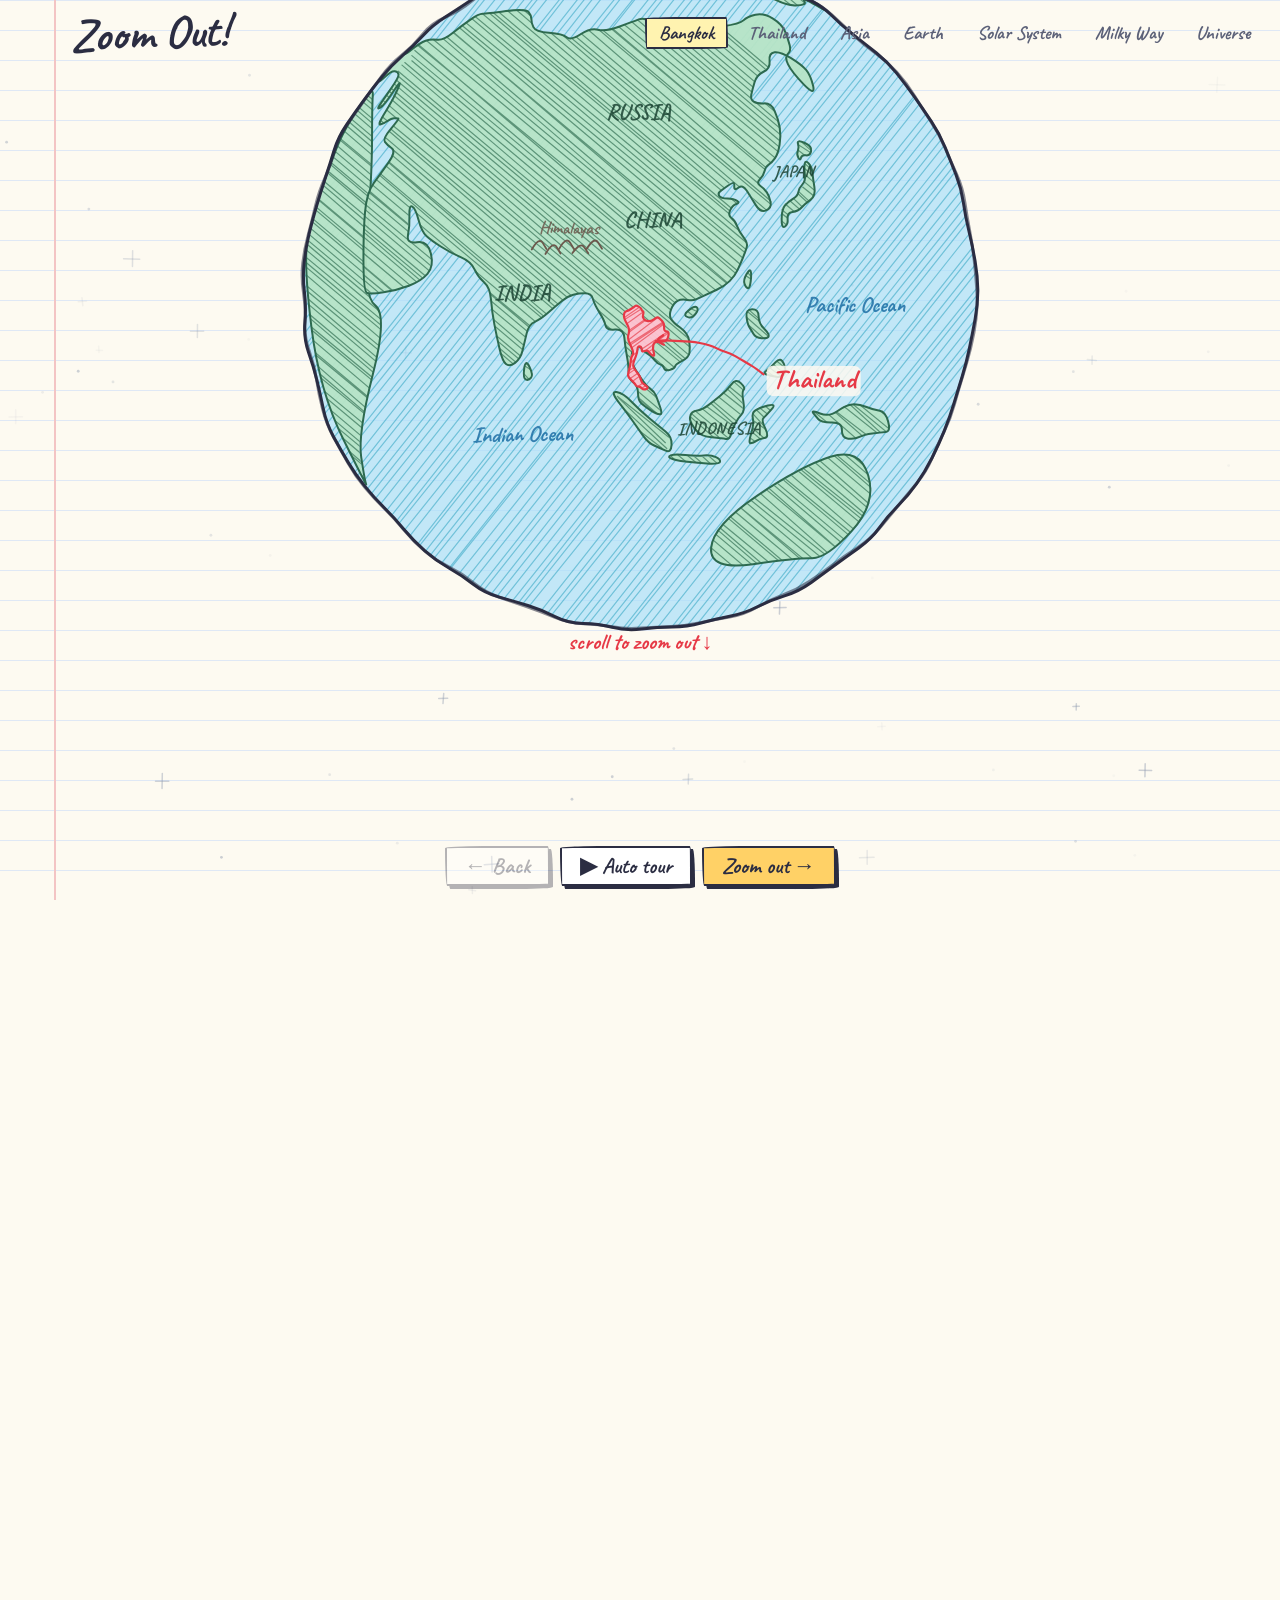
<file: index.html>
<!doctype html>
<html lang="en">
<head>
  <meta charset="utf-8">
  <meta name="viewport" content="width=device-width, initial-scale=1, viewport-fit=cover">
  <title>Zoom Out Doodle</title>
  <meta name="description" content="A hand-drawn, scroll-driven zoom from Bangkok out to Thailand, Asia, Earth, the Solar System, the Milky Way and the whole observable universe.">
  <link rel="preconnect" href="https://fonts.googleapis.com">
  <link rel="preconnect" href="https://fonts.gstatic.com" crossorigin>
  <link href="https://fonts.googleapis.com/css2?family=Caveat:wght@500;700&family=Patrick+Hand&display=swap" rel="stylesheet">
  <link rel="stylesheet" href="style.css">
</head>
<body>
  <div id="scroller" aria-hidden="true"></div>
  <canvas id="sky" aria-hidden="true"></canvas>

  <header id="top">
    <h1>Zoom&nbsp;Out!</h1>
    <nav id="steps" aria-label="Jump to a step"></nav>
  </header>

  <section id="panel">
    <div id="hint">scroll to zoom out <span>&darr;</span></div>
    <article id="card" aria-live="polite">
      <div class="kicker" id="kicker">Step 1 of 7</div>
      <h2 id="title">Bangkok</h2>
      <p id="text"></p>
      <div class="scale" id="scale"></div>
    </article>
    <div id="controls">
      <button id="back" type="button" aria-label="Zoom back in">&larr; Back</button>
      <button id="auto" type="button" aria-pressed="false">&#9654; Auto tour</button>
      <button id="next" type="button" class="primary">Zoom out &rarr;</button>
    </div>
  </section>

  <script src="app.js"></script>
</body>
</html>
</file>
<file: style.css>
:root {
  --paper: #fdfaf1;
  --rule: #dfe8f5;
  --margin: #f3c4c4;
  --ink: #2b2d42;
  --muted: #5c6178;
  --accent: #e63946;
  --card: rgba(255, 253, 246, 0.92);
  --hand: "Caveat", "Comic Sans MS", cursive;
  --print: "Patrick Hand", "Comic Sans MS", cursive;
  --wobbly: 255px 15px 225px 15px / 15px 225px 15px 255px;
}

* { box-sizing: border-box; }

html, body { margin: 0; }

html { overscroll-behavior-y: none; }

body {
  background-color: var(--paper);
  background-attachment: fixed;
  background-image:
    linear-gradient(90deg, transparent 54px, var(--margin) 54px, var(--margin) 56px, transparent 56px),
    linear-gradient(var(--rule) 1px, transparent 1px);
  background-size: 100% 100%, 100% 30px;
  color: var(--ink);
  font-family: var(--print);
  -webkit-tap-highlight-color: transparent;
}

#sky {
  position: fixed;
  inset: 0;
  width: 100%;
  height: 100%;
  cursor: pointer;
  touch-action: pan-y;
}

header {
  position: fixed;
  top: 0;
  left: 0;
  right: 0;
  display: flex;
  flex-wrap: wrap;
  align-items: center;
  justify-content: space-between;
  gap: 6px 16px;
  padding: max(10px, env(safe-area-inset-top)) 16px 6px 70px;
  pointer-events: none;
}

h1 {
  margin: 0;
  font-family: var(--hand);
  font-weight: 700;
  font-size: clamp(30px, 5vw, 46px);
  line-height: 1;
  transform: rotate(-2deg);
}

#steps {
  display: flex;
  flex-wrap: wrap;
  gap: 6px;
  pointer-events: auto;
}

#steps button {
  font-family: var(--hand);
  font-size: 19px;
  font-weight: 700;
  padding: 2px 12px;
  color: var(--muted);
  background: transparent;
  border: 2px dashed transparent;
  border-radius: var(--wobbly);
  cursor: pointer;
}

#steps button[aria-current="step"] {
  color: var(--ink);
  border-color: var(--ink);
  border-style: solid;
  background: #fff3b0;
}

#panel {
  position: fixed;
  left: 50%;
  bottom: 0;
  transform: translateX(-50%);
  width: min(640px, 100% - 32px);
  padding-bottom: max(14px, env(safe-area-inset-bottom));
  display: flex;
  flex-direction: column;
  gap: 10px;
}

#hint {
  align-self: center;
  font-family: var(--hand);
  font-size: 22px;
  font-weight: 700;
  color: var(--accent);
  transition: opacity 0.4s ease;
}
#hint span { display: inline-block; animation: bob 1.2s ease-in-out infinite; }
#hint.gone { opacity: 0; pointer-events: none; }
@keyframes bob { 50% { transform: translateY(5px); } }
@media (prefers-reduced-motion: reduce) { #hint span { animation: none; } }

#card {
  background: var(--card);
  border: 2.5px solid var(--ink);
  border-radius: var(--wobbly);
  padding: 12px 20px 12px;
  box-shadow: 4px 5px 0 rgba(43, 45, 66, 0.18);
  min-height: 170px;
  transition: opacity 0.25s ease, transform 0.25s ease;
}

#card.swap { opacity: 0; transform: translateY(8px) rotate(-0.6deg); }

.kicker {
  font-family: var(--hand);
  font-size: 20px;
  color: var(--accent);
  font-weight: 700;
}

#card h2 {
  margin: 0 0 4px;
  font-family: var(--hand);
  font-size: 36px;
  line-height: 1;
}

#card p {
  margin: 0 0 6px;
  font-size: 18px;
  line-height: 1.35;
}

#card b {
  background: linear-gradient(transparent 55%, #fff3b0 55%);
  font-weight: normal;
}

.scale {
  font-size: 16px;
  color: var(--muted);
}

#controls {
  display: flex;
  justify-content: center;
  gap: 10px;
}

#controls button {
  font-family: var(--hand);
  font-size: 22px;
  font-weight: 700;
  padding: 4px 18px;
  color: var(--ink);
  background: #fff;
  border: 2.5px solid var(--ink);
  border-radius: var(--wobbly);
  box-shadow: 3px 3px 0 var(--ink);
  cursor: pointer;
  transition: transform 0.1s ease, box-shadow 0.1s ease;
}

#controls button:hover:not(:disabled) { transform: rotate(-1.5deg) translateY(-1px); }
#controls button:active:not(:disabled) { transform: translate(2px, 2px); box-shadow: 1px 1px 0 var(--ink); }
#controls button:disabled { opacity: 0.35; cursor: default; }
#controls .primary { background: #ffd166; }
#controls #auto[aria-pressed="true"] { background: #c8f7c5; }

button:focus-visible { outline: 3px dashed var(--accent); outline-offset: 3px; }

@media (max-width: 560px) {
  header { padding-left: 16px; justify-content: center; }
  #steps button { font-size: 16px; padding: 1px 6px; }
  #card { min-height: 190px; padding: 10px 14px; }
  #card h2 { font-size: 30px; }
  #card p { font-size: 16px; }
  .scale { font-size: 14px; }
  #controls { gap: 8px; }
  #controls button { font-size: 18px; padding: 3px 10px; white-space: nowrap; }
  #steps { justify-content: center; gap: 2px; }
  #steps button { white-space: nowrap; }
  body { background-size: 100% 100%, 100% 26px; }
  body { background-image: linear-gradient(var(--rule) 1px, transparent 1px); background-size: 100% 26px; }
}

@media (max-height: 560px) and (min-width: 561px) {
  #card { min-height: 0; }
  #card p { font-size: 16px; }
}
</file>
